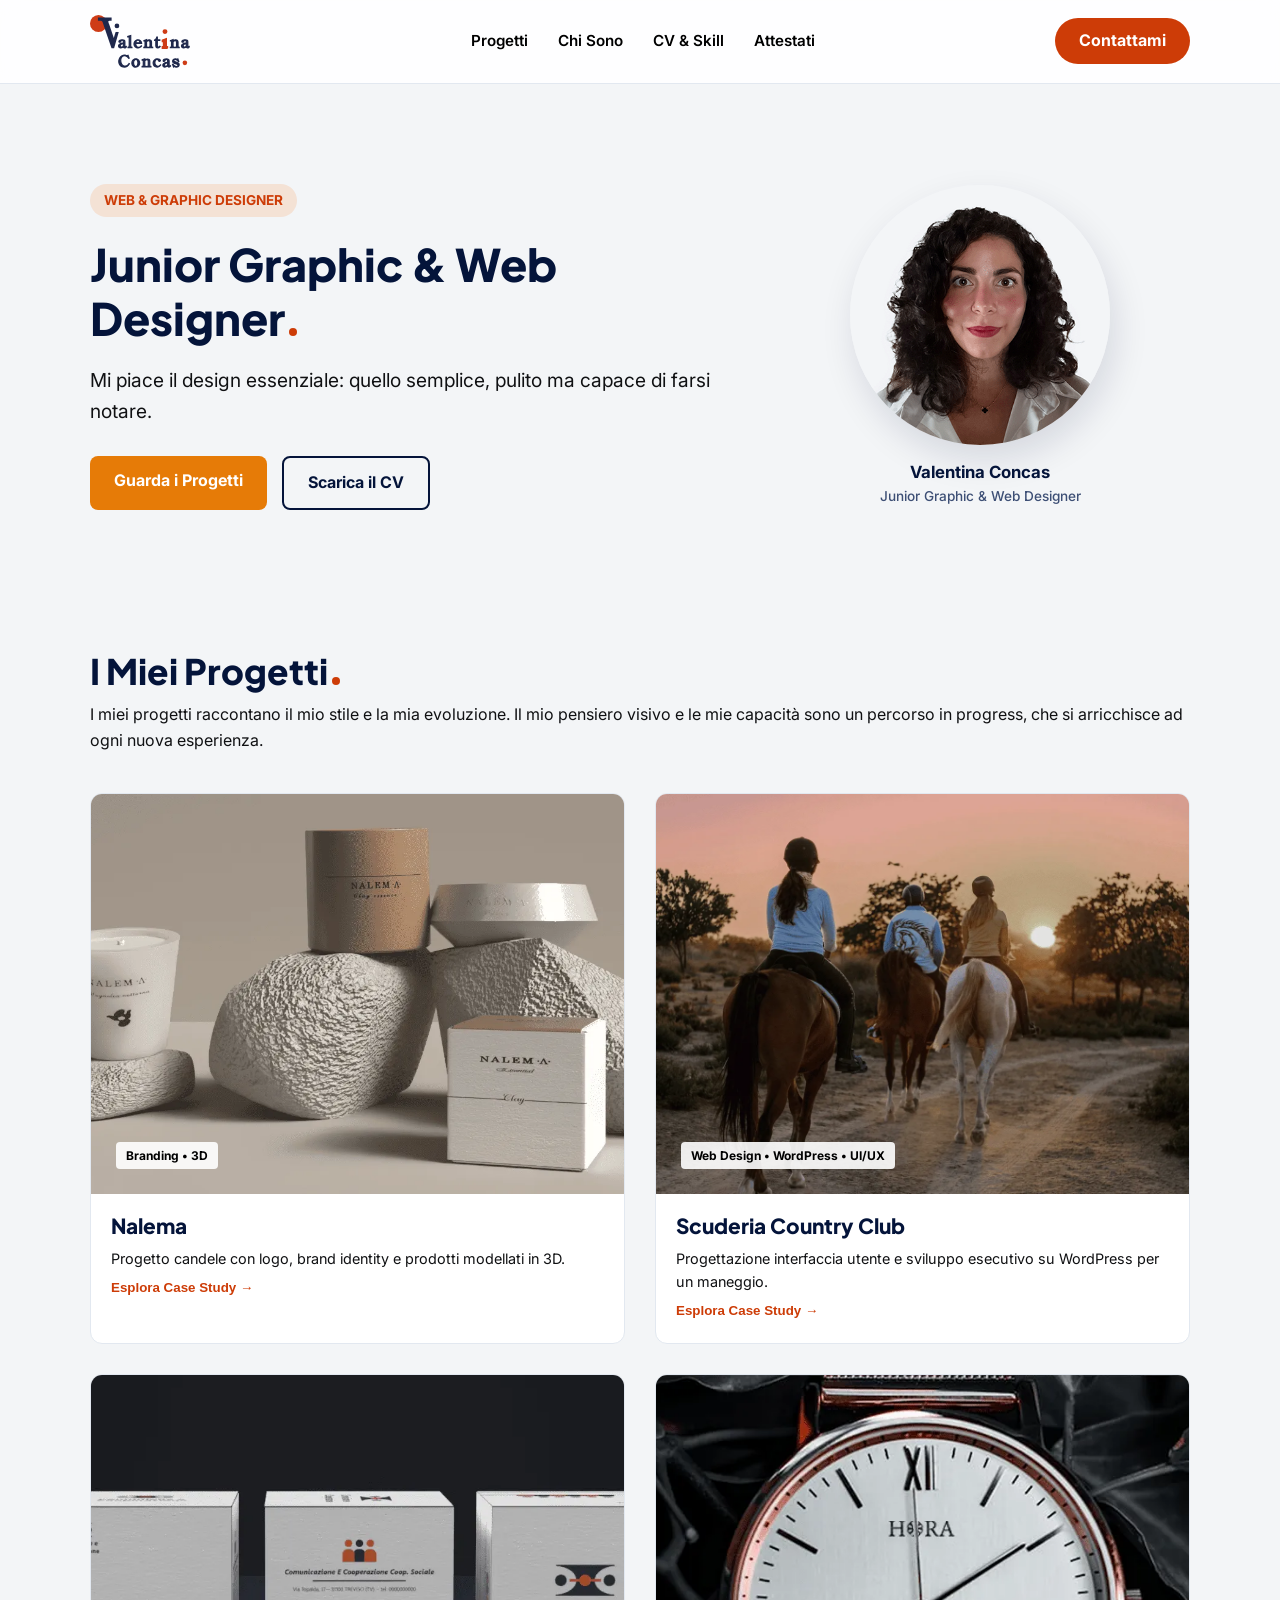
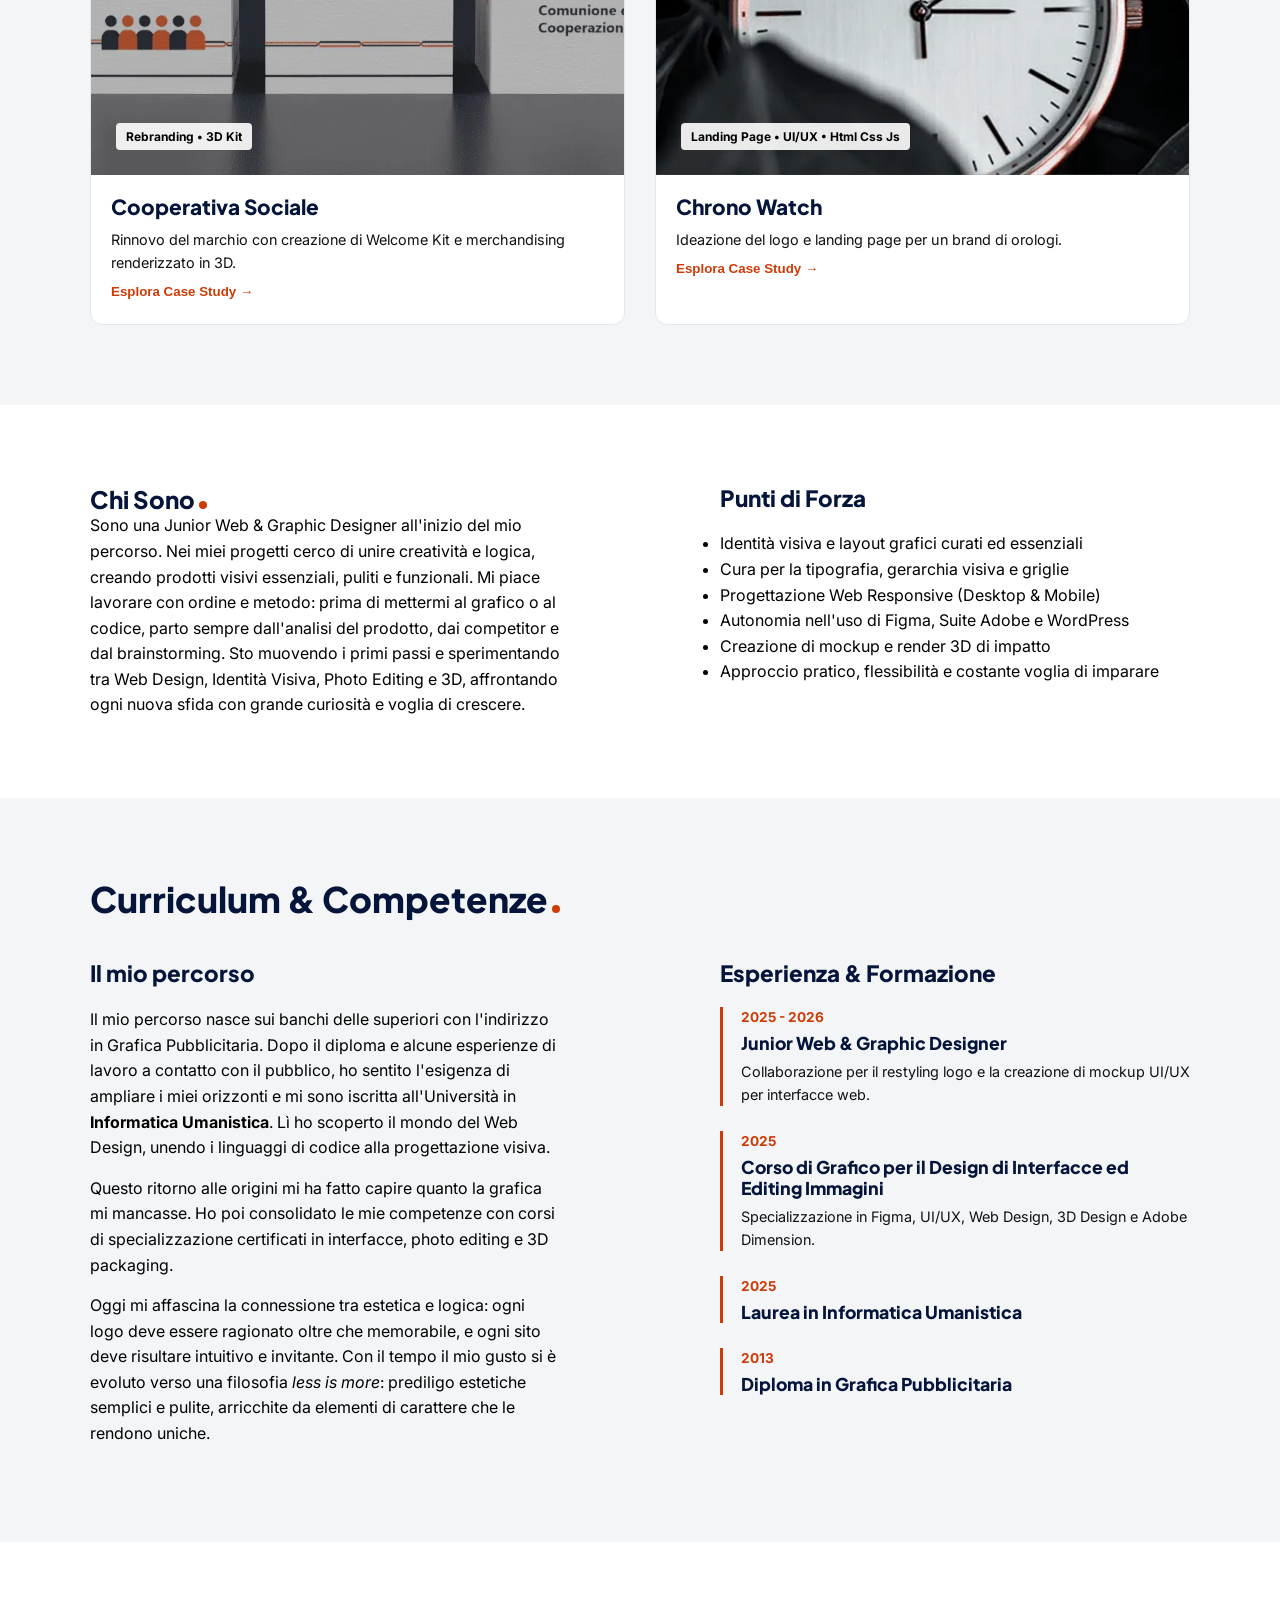
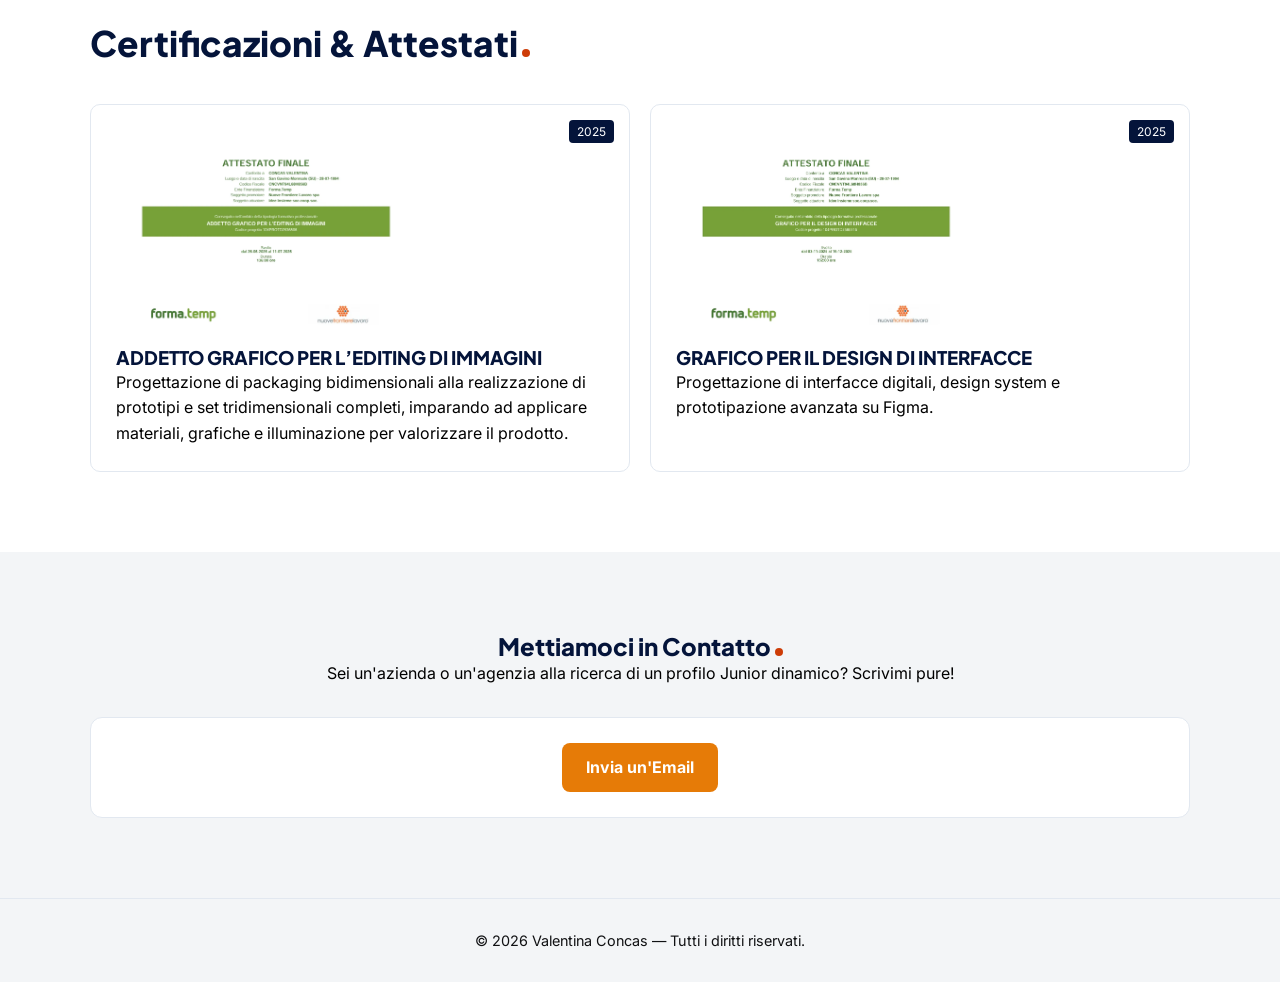
<file: index.html>
<!DOCTYPE html>
<html lang="it">
<head>
  <meta charset="UTF-8">
  <link rel="icon" type="image/svg+xml" href="immagini/icona.svg">
  <meta name="description" content="Portfolio di Valentina Concas, Junior Graphic & Web Designer. Scopri i miei progetti di UI/UX, branding, web design e 3D.">
  <meta name="viewport" content="width=device-width, initial-scale=1.0">
  <title>Portfolio | Web & Graphic Designer Junior</title>
  <link rel="preconnect" href="https://fonts.googleapis.com">
  <link rel="preconnect" href="https://fonts.gstatic.com" crossorigin>
  <link href="https://fonts.googleapis.com/css2?family=Plus+Jakarta+Sans:wght@400;500;700;800&family=Inter:wght@400;500;600&display=swap" rel="stylesheet">
  <link rel="stylesheet" href="style.css">
</head>
<body>

  <!-- HEADER / NAVBAR -->
  <header class="navbar">
    <div class="container nav-container">
      <a href="#" class="logo"><img id="logoSchermo" src="immagini/logo.svg" alt="Logo"></a>
      <button class="menu-toggle" id="menuToggle" aria-label="Apri Menu">☰</button>
      <nav class="nav-links" id="navLinks">
        <div class="menu-centrale">
          <a href="#progetti">Progetti</a>
          <a href="#chi-sono">Chi Sono</a>
          <a href="#cv">CV & Skill</a>
          <a href="#attestati">Attestati</a>
        </div>
        <a href="#contatti" class="btn-cta">Contattami</a>
      </nav>
    </div>
  </header>

  <!-- HERO SECTION -->
  <section class="hero">
    <div class="container hero-grid">
      
      <!-- Colonna Sinistra: Testi e Pulsanti -->
      <div class="hero-content">
        <div class="badge-container">
          <span class="badge badge-orange">Web & Graphic Designer</span>
        </div>
        <h1>Junior Graphic & Web Designer<span class="dot"></span></h1>
        <p class="hero-sub">Mi piace il design essenziale: quello semplice, pulito ma capace di farsi notare.</p>
        <div class="hero-actions">
          <a href="#progetti" class="btn btn-primary">Guarda i Progetti</a>
          <a href="presentazioni\ValentinaConcas_cv.pdf" target="_blank" class="btn btn-outline" download="presentazioni\Cooperativa.pdf">Scarica il CV</a>
        </div>
      </div>

      <!-- Colonna Destra: Foto e Didascalia -->
      <div class="hero-image">
        <img class="hero-portrait" src="immagini/ritratto.png" alt="Valentina Concas">
        <div class="hero-caption">
          <strong>Valentina Concas</strong>
          <span>Junior Graphic & Web Designer</span>
        </div>
      </div>

    </div>
  </section>

  <!-- SEZIONE PROGETTI -->
  <section id="progetti" class="section">
    <div class="container">
      <div class="section-header">
        <h2>I Miei Progetti<span class="dot"></span></h2>
        <p>I miei progetti raccontano il mio stile e la mia evoluzione. Il mio pensiero visivo e le mie capacità sono un percorso in progress, che si arricchisce ad ogni nuova esperienza.</p>
      </div>

      <div class="projects-grid">
        <!-- Progetto 1 -->
        <article class="project-card" data-category="3d web" data-id="Nalema">
          <div class="card-image bg-Nalema">
            <span class="card-tag">Branding • 3D </span>
          </div>
          <div class="card-content">
            <h3>Nalema</h3>
            <p>Progetto candele con logo, brand identity e prodotti modellati in 3D.</p>
            <button class="btn-link">Esplora Case Study →</button>
          </div>
        </article>

        <!-- Progetto 2 -->
        <article class="project-card" data-category="web" data-id="scuderia">
          <div class="card-image bg-scuderia">
            <span class="card-tag">Web Design • WordPress • UI/UX</span>
          </div>
          <div class="card-content">
            <h3>Scuderia Country Club</h3>
            <p>Progettazione interfaccia utente e sviluppo esecutivo su WordPress per un maneggio.</p>
            <button class="btn-link">Esplora Case Study →</button>
          </div>
        </article>

        <!-- Progetto 3 -->
        <article class="project-card" data-category="3d" data-id="cooperativa">
          <div class="card-image bg-cooperativa">
            <span class="card-tag">Rebranding • 3D Kit</span>
          </div>
          <div class="card-content">
            <h3>Cooperativa Sociale</h3>
            <p>Rinnovo del marchio con creazione di Welcome Kit e merchandising renderizzato in 3D.</p>
            <button class="btn-link">Esplora Case Study →</button>
          </div>
        </article>

        <!-- Progetto 4 -->
        <article class="project-card" data-category="web" data-id="hora">
          <div class="card-image bg-hora">
            <span class="card-tag">Landing Page • UI/UX • Html Css Js</span>
          </div>
          <div class="card-content">
            <h3>Chrono Watch</h3>
            <p>Ideazione del logo e landing page per un brand di orologi.</p>
            <button class="btn-link">Esplora Case Study →</button>
          </div>
        </article>
      </div>
    </div>
  </section>

  <!-- SEZIONE CHI SONO -->
  <section id="chi-sono" class="section bg-white">
    <div class="container grid-2">
      <div class="about-text">
        <h2>Chi Sono<span class="dot"></span></h2>
        
        <p class="lead">Sono una Junior Web & Graphic Designer all'inizio del mio percorso. Nei miei progetti cerco di unire creatività e logica, creando prodotti visivi essenziali, puliti e funzionali.

Mi piace lavorare con ordine e metodo: prima di mettermi al grafico o al codice, parto sempre dall'analisi del prodotto, dai competitor e dal brainstorming.

Sto muovendo i primi passi e sperimentando tra Web Design, Identità Visiva, Photo Editing e 3D, affrontando ogni nuova sfida con grande curiosità e voglia di crescere.</p>
      </div>
      
      <div class="about-card">
        <h3>Punti di Forza</h3>
        <ul>
        <li> Identità visiva e layout grafici curati ed essenziali</li>
        <li> Cura per la tipografia, gerarchia visiva e griglie</li>
        <li> Progettazione Web Responsive (Desktop & Mobile)</li>
        <li> Autonomia nell'uso di Figma, Suite Adobe e WordPress</li>
        <li> Creazione di mockup e render 3D di impatto</li>
        <li> Approccio pratico, flessibilità e costante voglia di imparare</li>
      </ul>
      </div>
    </div>
  </section>

  <!-- SEZIONE CV & SKILL -->
  <section id="cv" class="section">
  <div class="container">
    <div class="section-header">
      <h2>Curriculum & Competenze<span class="dot"></span></h2>
    </div>

    <div class="grid-2">
      
      <!-- COLONNA 1: Il mio percorso (Storytelling) -->
      <div class="about-card">
        <h3>Il mio percorso</h3>
        <p>Il mio percorso nasce sui banchi delle superiori con l'indirizzo in Grafica Pubblicitaria. Dopo il diploma e alcune esperienze di lavoro a contatto con il pubblico, ho sentito l'esigenza di ampliare i miei orizzonti e mi sono iscritta all'Università in <strong>Informatica Umanistica</strong>. Lì ho scoperto il mondo del Web Design, unendo i linguaggi di codice alla progettazione visiva.</p>

        <p>Questo ritorno alle origini mi ha fatto capire quanto la grafica mi mancasse. Ho poi consolidato le mie competenze con corsi di specializzazione certificati in interfacce, photo editing e 3D packaging.</p>

        <p>Oggi mi affascina la connessione tra estetica e logica: ogni logo deve essere ragionato oltre che memorabile, e ogni sito deve risultare intuitivo e invitante. Con il tempo il mio gusto si è evoluto verso una filosofia <em>less is more</em>: prediligo estetiche semplici e pulite, arricchite da elementi di carattere che le rendono uniche.</p>
      </div>

      <!-- COLONNA 2: Timeline (Esperienza e Formazione) -->
      <div class="timeline">
        <h3>Esperienza & Formazione</h3>
        
        <div class="timeline-item">
          <span class="date">2025 - 2026</span>
          <h4>Junior Web & Graphic Designer</h4>
          <p>Collaborazione per il restyling logo e la creazione di mockup UI/UX per interfacce web.</p>
        </div>

        <div class="timeline-item">
          <span class="date">2025</span>
          <h4>Corso di Grafico per il Design di Interfacce ed Editing Immagini</h4>
          <p>Specializzazione in Figma, UI/UX, Web Design, 3D Design e Adobe Dimension.</p>
        </div>

        <div class="timeline-item">
          <span class="date">2025</span>
          <h4>Laurea in Informatica Umanistica</h4>
        </div>

        <div class="timeline-item">
          <span class="date">2013</span>
          <h4>Diploma in Grafica Pubblicitaria</h4>
        </div>
      </div>

    </div>
  </div>
</section>

  <!-- SEZIONE ATTESTATI -->
  <section id="attestati" class="section bg-white">
    <div class="container">
      <div class="section-header">
        <h2>Certificazioni & Attestati<span class="dot"></span></h2>
      </div>
      <div class="cert-grid">
        <div class="cert-card">
          <span class="cert-badge">2025</span>
          <img class= "certificate" src="immagini/attestato2.webp" alt="">
          <h3>ADDETTO GRAFICO PER L’EDITING DI IMMAGINI</h3>
          <p> Progettazione di packaging bidimensionali alla realizzazione di prototipi e set tridimensionali completi, imparando ad applicare materiali, grafiche e illuminazione per valorizzare il prodotto.</p>
        </div>
        <div class="cert-card">
          <span class="cert-badge">2025</span>
          <img class= "certificate" src="immagini/attestato1.webp" alt="">
          <h3>GRAFICO PER IL DESIGN DI INTERFACCE</h3>
          <p>Progettazione di interfacce digitali, design system e prototipazione avanzata su Figma.</p>
        </div>
      </div>
    </div>
  </section>

  <!-- SEZIONE CONTATTI -->
  <section id="contatti" class="section">
    <div class="container text-center">
      <h2>Mettiamoci in Contatto<span class="dot"></span></h2>
      <p class="contact-sub">Sei un'azienda o un'agenzia alla ricerca di un profilo Junior dinamico? Scrivimi pure!</p>
      
      <div class="contact-box">
         <a href="mailto:valentina.concas@hotmail.it" class="btn btn-primary">Invia un'Email</a>
        
      </div>
    </div>
  </section>

  <!-- FOOTER -->
  <footer>
    <div class="container text-center">
      <p>© 2026 Valentina Concas — Tutti i diritti riservati.</p>
    </div>
  </footer>

  <!-- MODALE / POP-UP CASE STUDY -->
  <div class="modal-backdrop" id="projectModal">
    <div class="modal-content modal-large">
      <button class="modal-close" id="modalClose" aria-label="Chiudi Modale">✕</button>
      <div id="modalBody">
        <!-- Contenuto dinamico generato da JavaScript -->
      </div>
    </div>
  </div>
  <div id="imgModal" class="img-modal">
    <span id="imgClose" class="img-close">✕</span>
    <img id="imgModalContent" class="img-modal-content">
    <span id="imgPrev" class="img-nav prev">‹</span>
    <span id="imgNext" class="img-nav next">›</span>
  </div>

  <script src="script.js"></script>
</body>
</html>
</file>
<file: style.css>
/* RESET & VARIABILI */
:root {
  --primary-blue: #04143A;
  --secondary-blue: #3d4f75;
  --primary-orange: #cd3c07;
  --hover-orange: #E67B07;
  --bg-offwhite: #F3F5F7;
  --bg-white: #ffffff;
  --text-dark: #000000;
  --text-muted: #101113;
  --border-color: #e2e8f0;
  --font-main: 'Inter', sans-serif;
  --font-heading: 'Plus Jakarta Sans', sans-serif;
  --transition: all 0.3s cubic-bezier(0.4, 0, 0.2, 1);
}

* {
  margin: 0;
  padding: 0;
  box-sizing: border-box;
}

html {
  scroll-behavior: smooth;
}

body {
  font-family: var(--font-main);
  background-color: var(--bg-offwhite);
  color: var(--text-dark);
  line-height: 1.6;
}

.container {
  max-width: 1140px;
  margin: 0 auto;
  padding: 0 20px;
}

.text-center { text-align: center; }
.bg-white { background-color: var(--bg-white); }

.dot {
  display: inline-block; 
  width: 8px;
  height: 8px;
  background-color: var(--primary-orange);
  border-radius: 50%;
  margin-left: 4px;
}

/* TIPOGRAFIA */
h1, h2, h3, h4 {
  font-family: var(--font-heading);
  color: var(--primary-blue);
  font-weight: 800;
  line-height: 1.2;
}

/* NAVBAR */
#logoSchermo {
  width: 100px;
  height: auto;
  display: block;
}

.navbar {
  position: sticky;
  top: 0;
  background-color: rgba(255, 255, 255, 0.9);
  backdrop-filter: blur(10px);
  border-bottom: 1px solid var(--border-color);
  z-index: 100;
  padding: 15px 0;
}

.nav-container {
  display: flex;
  justify-content: space-between;
  align-items: center;
}

.nav-links {
  display: flex;
  align-items: center;
  flex: 1;
  justify-content: space-between;
  margin-left: 40px;
}

.menu-centrale {
  display: flex;
  align-items: center;
  gap: 30px;
  margin: 0 auto;
}

.menu-centrale a {
  text-decoration: none;
  color: var(--text-dark);
  font-weight: 600;
  font-size: 0.95rem;
  transition: var(--transition);
}

.menu-centrale a:hover {
  color: var(--primary-orange);
}

.menu-toggle {
  display: none;
  background: none;
  border: none;
  font-size: 1.5rem;
  color: var(--primary-blue);
  cursor: pointer;
}

/* BOTTONI */
.btn-cta {
  padding: 10px 24px;
  border-radius: 100px;
  font-weight: 700;
  text-decoration: none;
  transition: var(--transition);
  background-color: var(--primary-orange);
  color: white !important;
  white-space: nowrap;
}

.btn-cta:hover {
  background-color: var(--hover-orange);
  transform: translateY(-2px);
}

.btn {
  display: inline-block;
  padding: 12px 24px;
  border-radius: 8px;
  font-weight: 700;
  text-decoration: none;
  cursor: pointer;
  transition: var(--transition);
  border: none;
}

.btn-primary {
  background-color: var(--hover-orange);
  color: white !important;
}

.btn-primary:hover {
  background-color: var(--primary-orange);
  transform: translateY(-2px);
}

.btn-outline {
  border: 2px solid var(--primary-blue);
  color: var(--primary-blue);
  background: transparent;
}

.btn-outline:hover {
  background-color: var(--primary-blue);
  color: white;
}

.btn-link {
  background: none;
  border: none;
  color: var(--primary-orange);
  font-weight: 700;
  cursor: pointer;
  padding: 0;
  margin-top: 10px;
}

/* HERO SECTION */
.hero {
  padding: 100px 0 60px 0;
}

.hero-grid {
  display: grid;
  grid-template-columns: 1.2fr 0.8fr;
  align-items: center;
  gap: 50px;
}

.badge-container {
  display: flex;
  gap: 10px;
  margin-bottom: 20px;
}

.badge {
  padding: 6px 14px;
  border-radius: 50px;
  font-size: 0.85rem;
  font-weight: 700;
  text-transform: uppercase;
}

.badge-orange { background-color: rgba(249, 115, 22, 0.15); color: var(--primary-orange); }
.badge-blue { background-color: rgba(30, 58, 138, 0.1); color: var(--primary-blue); }

.hero h1 {
  font-size: 2.8rem;
  max-width: 900px;
  margin-bottom: 20px;
}

.hero-sub {
  font-size: 1.2rem;
  color: var(--text-muted);
  max-width: 700px;
  margin-bottom: 30px;
}

.hero-actions {
  display: flex;
  gap: 15px;
}

.hero-image {
  display: flex;
  flex-direction: column;
  align-items: center;
  gap: 14px;
}

.hero-portrait {
  width: 260px;
  height: 260px;
  object-fit: cover;
  border-radius: 50%;
  box-shadow: 5px 15px 35px rgba(4, 20, 58, 0.12);
}

.hero-caption {
  text-align: center;
}

.hero-caption strong {
  display: block;
  font-size: 1.05rem;
  color: var(--primary-blue);
  font-weight: 700;
}

.hero-caption span {
  display: block;
  font-size: 0.85rem;
  color: var(--secondary-blue);
  font-weight: 500;
}

/* SEZIONI GENERALI */
.section {
  padding: 80px 0;
}

.section-header {
  margin-bottom: 40px;
}

.section-header h2 {
  font-size: 2.2rem;
  margin-bottom: 10px;
}

.section-header p {
  color: var(--text-muted);
}

/* GRIGLIA PROGETTI & FILTRI */
.projects-grid {
  display: grid;
  grid-template-columns: repeat(2, 1fr); 
  gap: 30px;
}

.project-card {
  background: var(--bg-white);
  border-radius: 12px;
  overflow: hidden;
  border: 1px solid var(--border-color);
  cursor: pointer;
  transition: var(--transition);
}

.project-card:hover {
  transform: translateY(-5px);
  box-shadow: 0 12px 24px rgba(0,0,0,0.08);
}

.card-image {
  height: 400px;                      
  width: 100%;
  background-size: cover !important;     
  background-position: center !important; 
  background-repeat: no-repeat;
  padding: 25px;
  display: flex;
  align-items: flex-end;
}

.bg-Nalema { background-image: url(immagini/header3.webp); }
.bg-scuderia { background-image: url(immagini/header.webp); }
.bg-cooperativa { background-image: url(immagini/scatole1.webp); }
.bg-hora { background-image: url(immagini/header2.webp); }

/* Galleria orizzontale */
.mockup-scroll {
  display: flex;
  overflow-x: auto;
  gap: 15px;
  padding: 10px 0;
}

.mockup-scroll::-webkit-scrollbar {
  height: 6px;
}

.mockup-scroll::-webkit-scrollbar-thumb {
  background: #ccc;
  border-radius: 10px;
}

.mockup-thumb {
  height: 180px;
  border-radius: 10px;
  cursor: pointer;
  flex-shrink: 0;
  object-fit: cover;
}

/* Modale immagini */
.img-modal {
  display: none;
  position: fixed;
  inset: 0;
  background: rgba(0,0,0,0.85);
  justify-content: center;
  align-items: center;
  z-index: 9999;
}

.img-modal-content {
  width: 800px;
  height: 500px;
  max-width: 90vw;
  max-height: 80vh;
  object-fit: contain;              
  background-color: rgba(0, 0, 0, 0.3); 
  border-radius: 12px;
  padding: 10px;
}

.img-close {
  position: absolute;
  top: 20px;
  right: 30px;
  font-size: 32px;
  color: white;
  cursor: pointer;
}

.img-nav {
  position: absolute;
  top: 50%;
  font-size: 50px;
  color: white;
  cursor: pointer;
  user-select: none;
  height: 800px;
  width: auto;
}

.img-nav.prev { left: 40px; }
.img-nav.next { right: 40px; }

.card-tag {
  background-color: rgba(255, 255, 255, 0.9);
  color: var(--text-dark);
  padding: 4px 10px;
  border-radius: 4px;
  font-size: 0.75rem;
  font-weight: 700;
}

.card-content {
  padding: 20px;
}

.card-content h3 {
  font-size: 1.3rem;
  margin-bottom: 8px;
}

.card-content p {
  font-size: 0.9rem;
  color: var(--text-muted);
}

.pdf-cover {
  width: 100%;
  object-fit: cover;
  object-position: bottom;
}

/* LAYOUT CHI SONO & CV */
.grid-2 {
  display: grid;
  grid-template-columns: 1fr 1fr;
  gap: 160px;
  align-items: start; 
}

.portrait {
  width: 200px;
  height: 200px;
  margin: 30px 0;
  object-fit: cover;
  border-radius: 100px;
  box-shadow: 5px 10px 35px rgba(4, 20, 58, 0.12);
  flex-shrink: 0;
}

.about-card h3, 
.timeline h3 {
  font-size: 1.4rem;
  margin-bottom: 20px;
  color: var(--primary-blue);
}

.about-card p {
  margin-bottom: 15px;
  color: var(--text-dark);
}

.timeline-item {
  border-left: 3px solid var(--primary-orange);
  padding-left: 18px;
  margin-bottom: 25px;
  position: relative;
}

.timeline-item .date {
  font-size: 0.85rem;
  font-weight: 700;
  color: var(--primary-orange);
  display: block;
  margin-bottom: 4px;
}

.timeline-item h4 {
  font-size: 1.1rem;
  margin-bottom: 6px;
}

.timeline-item p {
  font-size: 0.9rem;
  color: var(--text-muted);
}

/* ATTESTATI */
.certificate { display: flex; width: 300px; padding: 20px; }
.cert-grid {
  display: grid;
  grid-template-columns: repeat(auto-fit, minmax(280px, 1fr));
  gap: 20px;
}

.cert-card {
  border: 1px solid var(--border-color);
  padding: 25px;
  border-radius: 10px;
  position: relative;
}

.cert-badge {
  position: absolute;
  top: 15px;
  right: 15px;
  background-color: var(--primary-blue);
  color: white;
  padding: 2px 8px;
  border-radius: 4px;
  font-size: 0.75rem;
}

/* CONTATTI */
.contact-box {
  background-color: var(--bg-white);
  padding: 40px;
  border-radius: 12px;
  margin-top: 30px;
  border: 1px solid var(--border-color);
}

.email-display {
  font-size: 1.8rem;
  font-weight: 800;
  color: var(--primary-blue);
  margin-bottom: 20px;
}

/* MODALE VIEWER PDF */
.modal-backdrop {
  display: none;
  position: fixed;
  top: 0; left: 0; width: 100%; height: 100%;
  background-color: rgba(15, 23, 42, 0.7);
  backdrop-filter: blur(5px);
  z-index: 200;
  justify-content: center;
  align-items: center;
  padding: 20px;
}

.modal-content {
  background-color: var(--bg-white);
  width: 100%;
  border-radius: 12px;
  padding: 30px;
  position: relative;
  max-height: 85vh;
  overflow-y: auto;
}

.modal-large {
  max-width: 850px;
  width: 95%;
  max-height: 90vh;
  padding: 25px;
  border-radius: 16px;
}

.modal-close {
  position: absolute;
  top: 15px; right: 10px;
  background: var(--primary-orange); border: none;
  font-size: 0.8rem; cursor: pointer;
  color: var(--bg-offwhite);
  transition: var(--transition);
  border-radius: 2%;
  padding: 4px;
}

.modal-close:hover {
  color: var(--primary-orange);
}

.pdf-viewer-container {
  width: 100%;
  height: auto;
  background-color: #031d37;
  border-radius: 10px;
  overflow: hidden;
  border: 1px solid var(--border-color);
  margin-top: 15px;
}

.pdf-frame {
  width: 100%;
  height: 100%;
  border: none;
}

.modal-actions-bar {
  display: flex;
  flex-wrap: wrap;
  gap: 12px;
  margin: 20px 0;
  padding-bottom: 20px;
  border-bottom: 1px solid var(--border-color);
}

.recruiter-summary-box {
  background-color: var(--bg-offwhite);
  border: 1px solid var(--border-color);
  border-radius: 12px;
  padding: 20px;
}

.recruiter-summary-box h4 {
  font-size: 1rem;
  color: var(--primary-blue);
  margin-bottom: 8px;
  display: flex;
  align-items: center;
  gap: 8px;
}

.summary-grid {
  display: grid;
  grid-template-columns: repeat(auto-fit, minmax(240px, 1fr));
  gap: 20px;
  margin-top: 15px;
}

.summary-item ul {
  padding-left: 18px;
  font-size: 0.9rem;
  color: var(--text-dark);
}

.summary-item ul li {
  margin-bottom: 6px;
}

/* BADGE E ICONE TOOL */
.tools-wrapper {
  display: flex;
  flex-wrap: wrap;
  gap: 8px;
  margin-top: 8px;
}

.tool-badge {
  display: inline-flex;
  align-items: center;
  gap: 8px;
  background-color: var(--bg-white);
  border: 1px solid var(--border-color);
  padding: 6px 12px;
  border-radius: 8px;
  font-size: 0.85rem;
  font-weight: 600;
  color: var(--text-dark);
  box-shadow: 0 1px 3px rgba(0, 0, 0, 0.05);
}

.tool-icon {
  width: 18px;
  height: 18px;
  object-fit: contain;
}

footer {
  padding: 30px 0;
  border-top: 1px solid var(--border-color);
  font-size: 0.9rem;
  color: var(--text-muted);
}

/* RESPONSIVE MOBILE (PHONE) */
@media (max-width: 768px) {
  /* Spaziatori e sezioni */
  .hero {
    padding: 40px 0 20px 0;
  }

  .section {
    padding: 45px 0;
  }

  .section-header {
    margin-bottom: 25px;
  }

  .hero-grid {
    grid-template-columns: 1fr;
    text-align: center;
    gap: 25px;
  }

  .hero-portrait {
    width: 180px;
    height: 180px;
  }

  .badge-container, .hero-actions {
    justify-content: center;
  }

  .hero h1 { 
    font-size: 2rem; 
  }

  /* Risoluzione spazio eccessivo su Chi Sono / CV */
  .grid-2 { 
    grid-template-columns: 1fr; 
    gap: 35px;
  }

  .nav-links {
    display: none;
    flex-direction: column;
    position: absolute;
    top: 100%; left: 0; width: 100%;
    background-color: var(--bg-white);
    padding: 20px;
    border-bottom: 1px solid var(--border-color);
    margin-left: 0;
    gap: 15px;
  }

  .menu-centrale {
    flex-direction: column;
    gap: 15px;
  }
  
  .nav-links.active { display: flex; }
  .menu-toggle { display: block; }

  /* Schede Progetti */
  .projects-grid {
    grid-template-columns: 1fr; 
    gap: 20px;
  }

  .card-image {
    height: 200px;
    width: 100%;
    padding: 15px;
  }

  /* Galleria Foto Orizzontale su Mobile */
  .mockup-scroll {
    gap: 10px;
    padding: 5px 0;
    scroll-snap-type: x mandatory;
    -webkit-overflow-scrolling: touch;
  }

  .mockup-thumb {
    height: 130px;
    scroll-snap-align: start;
  }

  .img-modal-content {
    width: 92vw;
    height: 55vh;                 
  }


  .img-nav.prev { left: 10px; }
  .img-nav.next { right: 10px; }

  /* Pop-up PDF Mobile */
.pdf-viewer-container {
    height: 160px;            
    overflow: hidden;
  }


  .pdf-cover {
    width: 100%;
    height: 100%;
    object-fit: cover;        
    object-position: center;  
    display: block;
  }
}
  
  .modal-actions-bar {
    flex-direction: column;
  }
  
  .modal-actions-bar .btn {
    width: 100%;
    text-align: center;
  }

  .contact-box {
    padding: 25px 20px;
  }

  .email-display {
    font-size: 1.3rem;
  }
  .img-modal-content {
    height: 200px !important;     
    width: 340px !important;     
    
    object-fit: cover;          
    display: block;
    margin: 0 auto;
  }


}
</file>
